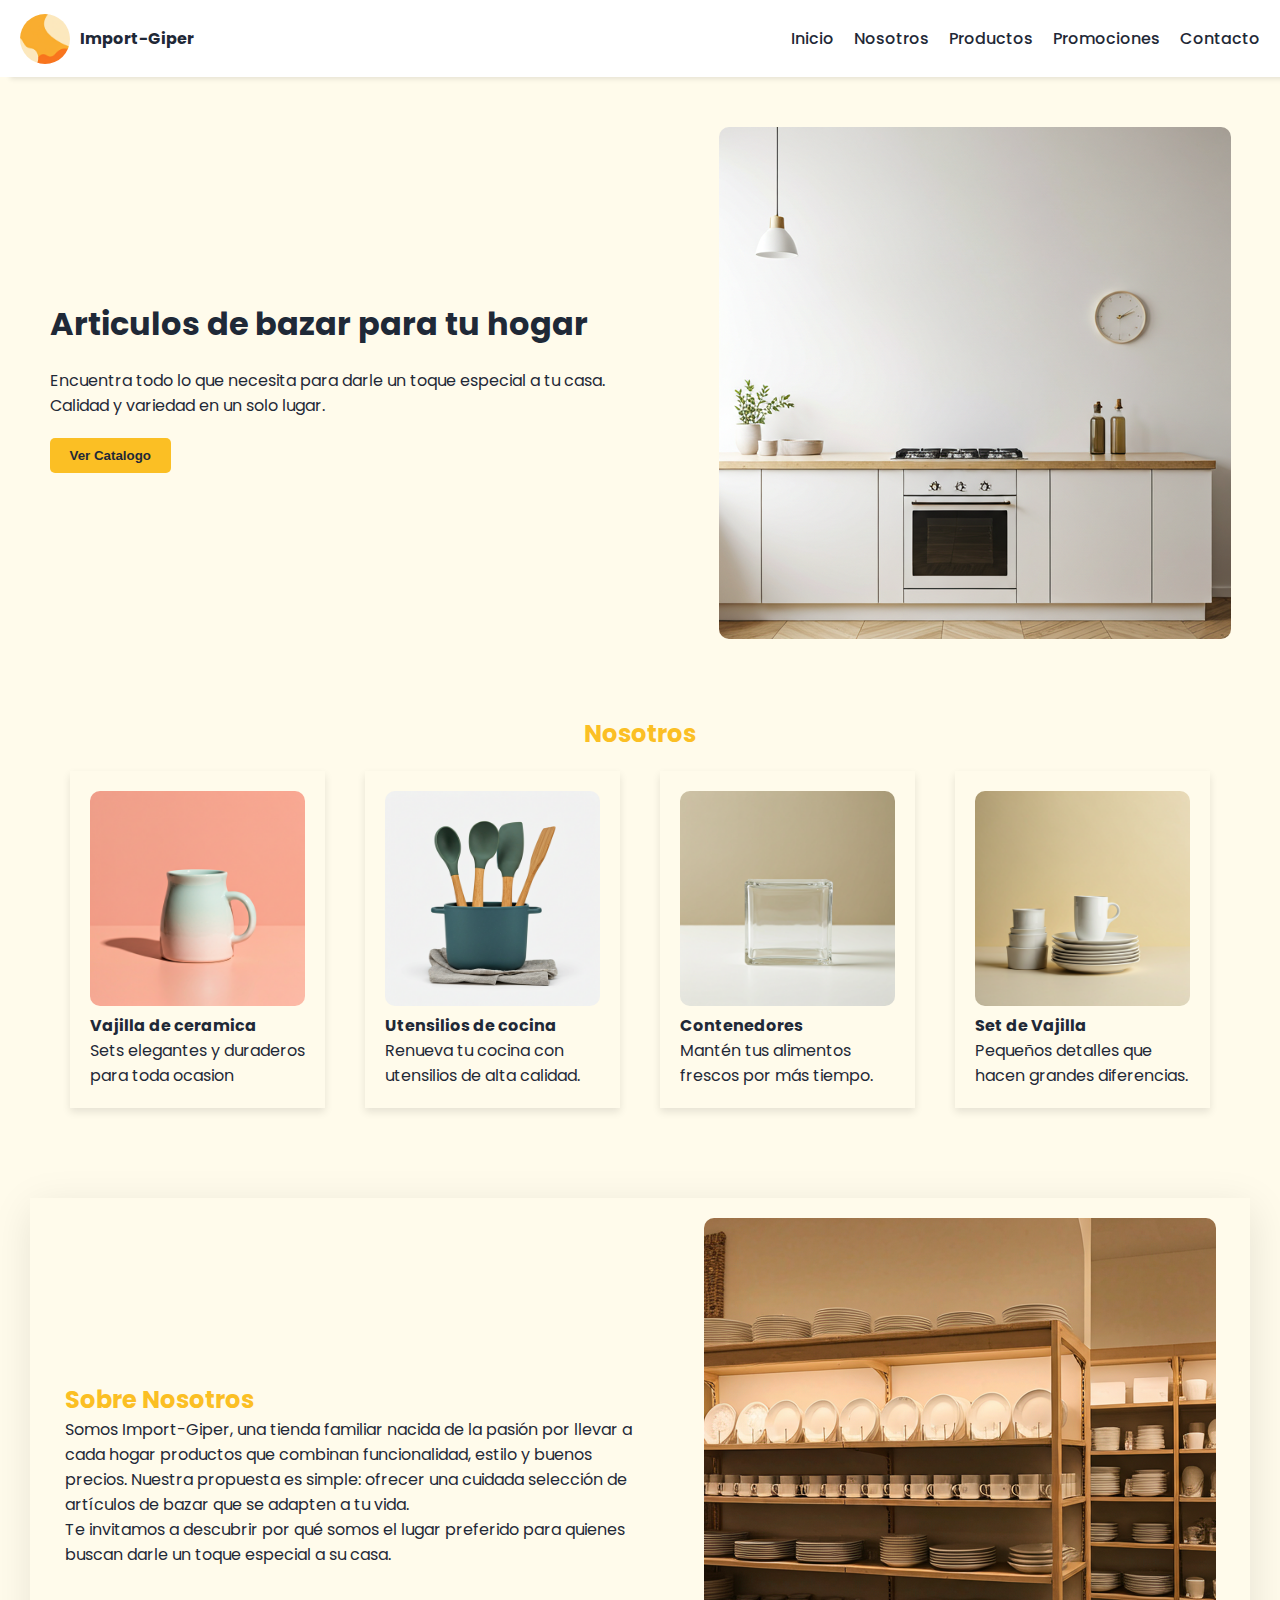
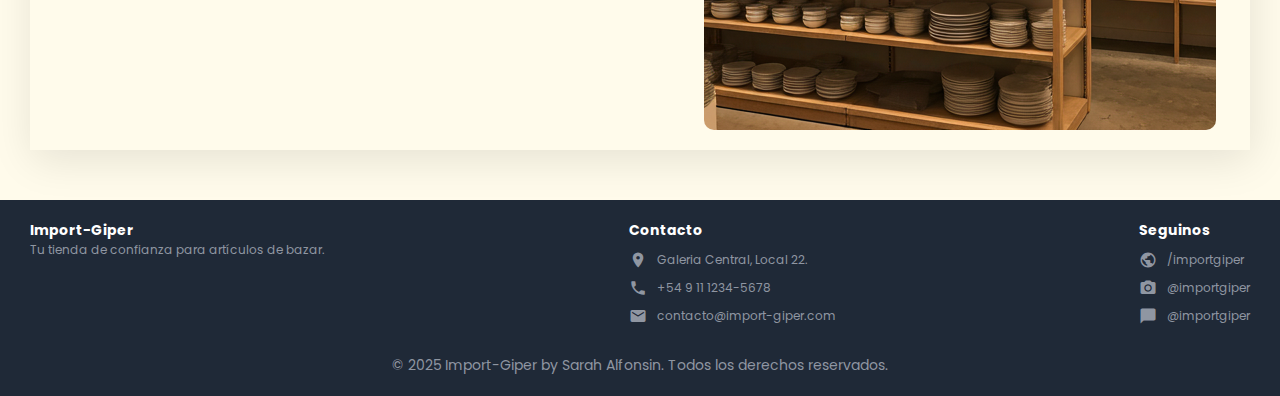
<file: index.html>
<!DOCTYPE html>
<html lang="en">

<head>
    <meta charset="UTF-8">
    <meta name="viewport" content="width=device-width, initial-scale=1.0">
    <title>ImportGiper</title>

    <link href="https://fonts.googleapis.com/css2?family=Poppins:wght@400;600;700&amp;display=swap" rel="stylesheet" />
    <link href="https://fonts.googleapis.com/icon?family=Material+Icons" rel="stylesheet" />
    <link rel="stylesheet" href="./index.css">

</head>

<body>
    <header class="header">
        <div class="logo-container">
            <img src="./images/Logo.png" alt="Logo" class="logo">
            <p>Import-Giper</p>
        </div>
        <nav>
            <ul class="nav-links">
                <li><a href="./index.html" class="link">Inicio</a></li>
                <li><a href="./sobre-nosotros.html" class="link">Nosotros</a></li>
                <li><a href="./productos.html" class="link">Productos</a></li>
                <li><a href="./promociones.html" class="link">Promociones</a></li>
                <li><a href="./contacto.html" class="link">Contacto</a></li>
            </ul>
        </nav>
        
    </header>
    <main>
        <section class="hero">
            <div class="hero-information">
                <h1>Articulos de bazar para tu hogar</h1>
                <p>Encuentra todo lo que necesita para darle un toque especial a tu casa. Calidad y variedad en un solo
                    lugar.</p>
                <button class="button"> <a href="./productos.html" class="button-catalog">Ver Catalogo</a></button>
            </div>
            <div>
                <img src="./images/hero-image.png" alt="Home Decor" class="hero-image">
            </div>
        </section>
        <section class="products">
            <h2 id="nosotros" class="product-title">Nosotros</h2>
            <div class="product-container">
                <div class="product">
                    <img src="./images/jarra.png" alt="Jarra" class="product-image">
                    <div class="product-info">
                        <p class="product-name">Vajilla de ceramica</p>
                        <p class="product-description">Sets elegantes y duraderos para toda ocasion</p>
                    </div>
                </div>
                <div class="product">
                    <img src="./images/utensillos.png" alt="Utensilios de Cocina" class="product-image">
                    <div class="product-info">
                        <p class="product-name">Utensilios de cocina</p>
                        <p class="product-description">Renueva tu cocina con utensilios de alta calidad.</p>
                    </div>
                </div>
                <div class="product">
                    <img src="./images/contenedor.png" alt="Contenedores" class="product-image">
                    <div class="product-info">
                        <p class="product-name">Contenedores</p>
                        <p class="product-description">Mantén tus alimentos frescos por más tiempo.</p>
                    </div>
                </div>
                <div class="product">
                    <img src="./images/set-vajilla.png" alt="Set de Vajilla" class="product-image">
                    <div class="product-info">
                        <p class="product-name">Set de Vajilla</p>
                        <p class="product-description">Pequeños detalles que hacen grandes diferencias.</p>
                    </div>
                </div>
            </div>
        </section>
        <section class="about">
            <div class="about-information">
                <h2 class="about-title">Sobre Nosotros</h2>
                <p>Somos Import-Giper, una tienda familiar nacida de la pasión por llevar a cada hogar productos que
                    combinan funcionalidad, estilo y buenos precios. Nuestra propuesta es simple: ofrecer una cuidada
                    selección de artículos de bazar que se adapten a tu vida.</p>
                <p>Te invitamos a descubrir por qué somos el lugar preferido para quienes buscan darle un toque especial
                    a su casa.</p>
            </div>
            <img src="./images/mueble-vajillas.png" alt="Muebles con vajillas" class="about-image">
        </section>
    </main>
    <footer class="footer">
        <div class="footer-sections">
            <div class="footer-information">
                <h3 class="footer-title">Import-Giper</h3>
                <p>Tu tienda de confianza para artículos de bazar.</p>
            </div>
            <div>
                <h3 class="footer-title">Contacto</h3>
                <div class="footer-contact">
                    <span class="material-icons">location_on</span>
                    <p>Galeria Central, Local 22.</p>
                </div>
                <div class="footer-contact">
                    <span class="material-icons">phone</span>
                    <p>+54 9 11 1234-5678</p>
                </div>
                <div class="footer-contact">
                    <span class="material-icons">email</span>
                    <p>contacto@import-giper.com</p>
                </div>
            </div>
            <div>
                <h3 class="footer-title">Seguinos</h3>
                <div class="footer-social-link">
                    <span class="material-icons">public</span>
                    <p>/importgiper</p>
                </div>
                <div class="footer-social-link">
                    <span class="material-icons">photo_camera</span>
                    <p>@importgiper</p>
                </div>
                <div class="footer-social-link">
                    <span class="material-icons">chat_bubble</span>
                    <p>@importgiper</p>
                </div>
            </div>
        </div>
        <p class="footer-copyright">&copy; 2025 Import-Giper by Sarah Alfonsin. Todos los derechos reservados.</p>
    </footer>
</body>

</html>
</file>
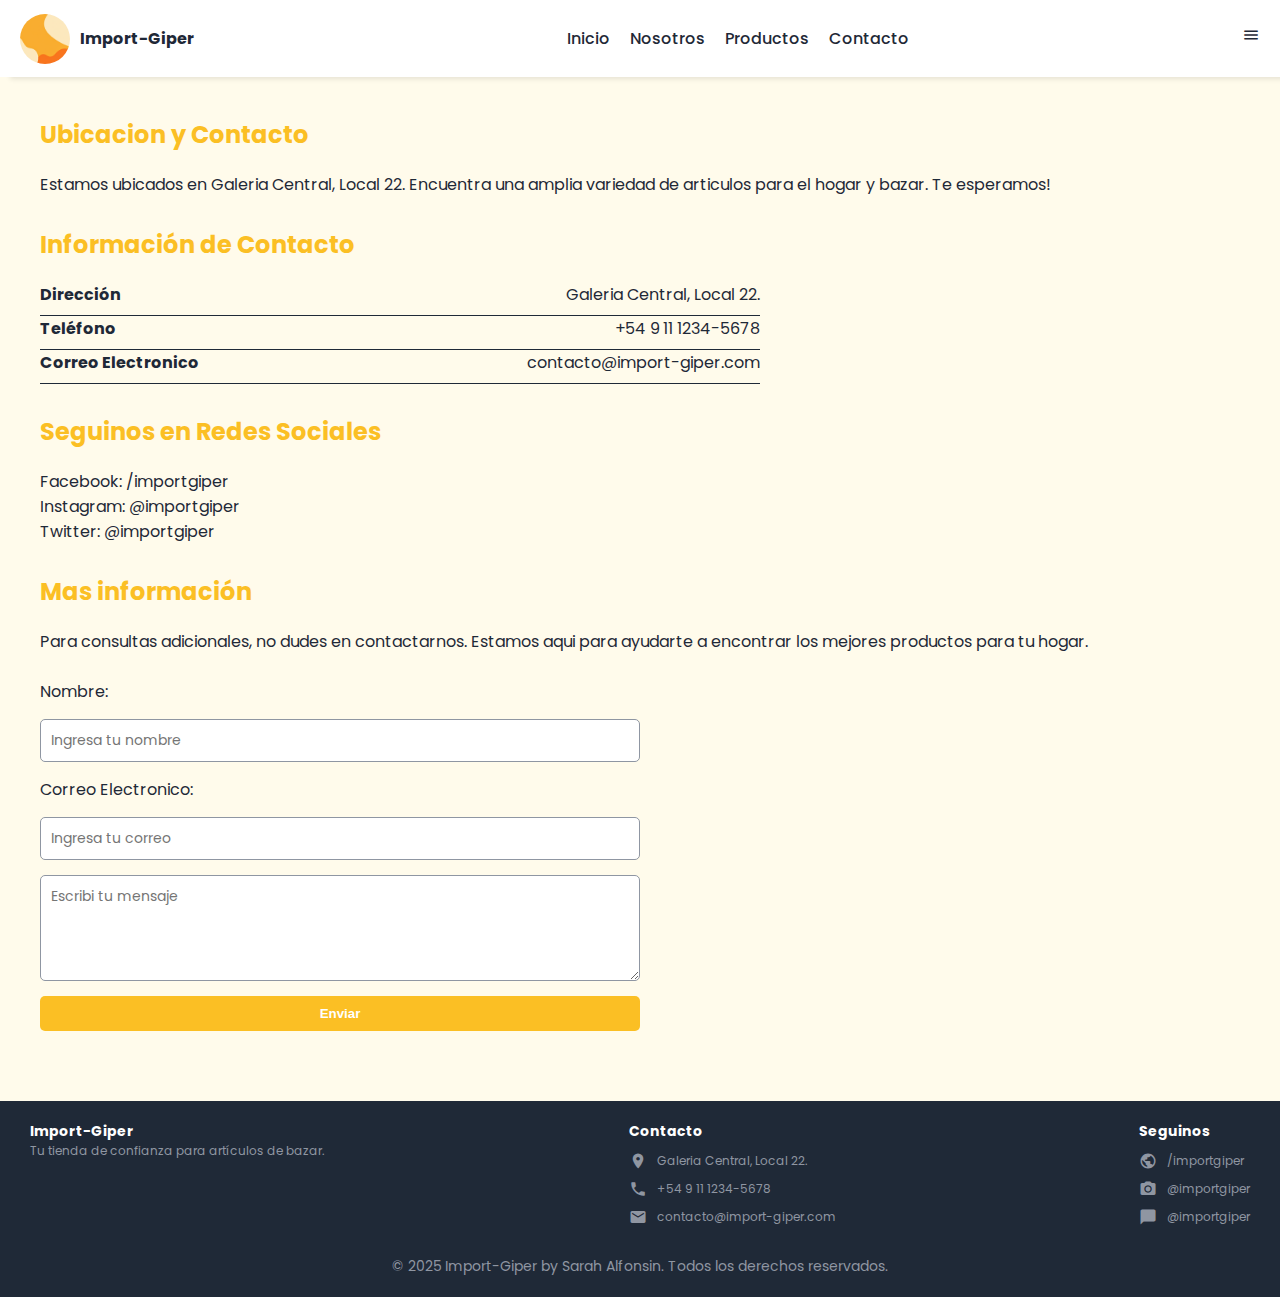
<file: contacto.html>
<!DOCTYPE html>
<html lang="en">

<head>
    <meta charset="UTF-8">
    <meta name="viewport" content="width=device-width, initial-scale=1.0">
    <title>ImportGiper</title>

    <link href="https://fonts.googleapis.com/css2?family=Poppins:wght@400;600;700&amp;display=swap" rel="stylesheet" />
    <link href="https://fonts.googleapis.com/icon?family=Material+Icons" rel="stylesheet" />
    <link rel="stylesheet" href="./index.css">

</head>

<body>
    <header class="header">
        <div class="logo-container">
            <img src="./images/Logo.png" alt="Logo" class="logo">
            <p>Import-Giper</p>
        </div>
        <nav>
            <ul class="nav-links">
                <li><a href="./index.html" class="link">Inicio</a></li>
                <li><a href="./sobre-nosotros.html" class="link">Nosotros</a></li>
                <li><a href="./productos.html" class="link">Productos</a></li>
                <li><a href="./contacto.html" class="link">Contacto</a></li>
            </ul>
        </nav>
        <div class="menu-toggle">
            <span class="material-icons">menu</span>
        </div>
    </header>
    <main class="contact-page">
        <section class="contact-page-section">
            <h2 class="contact-title"> Ubicacion y Contacto</h2>
            <p>Estamos ubicados en Galeria Central, Local 22. Encuentra una amplia variedad de articulos para el hogar y
                bazar. Te esperamos!</p>
        </section>
        <section class="contact-page-section">
            <h2 class="contact-title"> Información de Contacto</h2>
            <div class="contact-options">
                <p class="contact-option--title">Dirección</p>
                <p>Galeria Central, Local 22.</p>
            </div>
            <div class="contact-options">
                <p class="contact-option--title">Teléfono</p>
                <p>+54 9 11 1234-5678</p>
            </div>
            <div class="contact-options">
                <p class="contact-option--title">Correo Electronico</p>
                <p>contacto@import-giper.com</p>
            </div>
        </section>
        <section class="contact-page-section">
            <h2 class="contact-title">Seguinos en Redes Sociales</h2>
            <div>
                <p>Facebook: /importgiper</p>
            </div>
            <div>
                <p>Instagram: @importgiper</p>
            </div>
            <div>
                <p>Twitter: @importgiper</p>
            </div>
        </section>
        <section class="contact-page-section">
            <h2 class="contact-title"> Mas información</h2>
            <p>Para consultas adicionales, no dudes en contactarnos. Estamos aqui para ayudarte a encontrar los mejores
                productos para tu hogar.</p>
            <form class="contact-form">
                <label for="name" class="contact-label">Nombre:</label>
                <input type="text" id="name" name="name" placeholder="Ingresa tu nombre" required class="contact-input">

                <label for="email" class="contact-label">Correo Electronico:</label>
                <input type="email" id="email" name="email" placeholder="Ingresa tu correo" required
                    class="contact-input">
                <textarea id="message" name="message" rows="4" placeholder="Escribi tu mensaje" required
                    class="contact-textarea"></textarea>
                <button type="submit" class="button">Enviar</button>
            </form>
        </section>
    </main>
    <footer class="footer">
        <div class="footer-sections">
            <div class="footer-information">
                <h3 class="footer-title">Import-Giper</h3>
                <p>Tu tienda de confianza para artículos de bazar.</p>
            </div>
            <div>
                <h3 class="footer-title">Contacto</h3>
                <div class="footer-contact">
                    <span class="material-icons">location_on</span>
                    <p>Galeria Central, Local 22.</p>
                </div>
                <div class="footer-contact">
                    <span class="material-icons">phone</span>
                    <p>+54 9 11 1234-5678</p>
                </div>
                <div class="footer-contact">
                    <span class="material-icons">email</span>
                    <p>contacto@import-giper.com</p>
                </div>
            </div>
            <div>
                <h3 class="footer-title">Seguinos</h3>
                <div class="footer-social-link">
                    <span class="material-icons">public</span>
                    <p>/importgiper</p>
                </div>
                <div class="footer-social-link">
                    <span class="material-icons">photo_camera</span>
                    <p>@importgiper</p>
                </div>
                <div class="footer-social-link">
                    <span class="material-icons">chat_bubble</span>
                    <p>@importgiper</p>
                </div>
            </div>
        </div>
        <p class="footer-copyright">&copy; 2025 Import-Giper by Sarah Alfonsin. Todos los derechos reservados.</p>
    </footer>
</body>

</html>
</file>
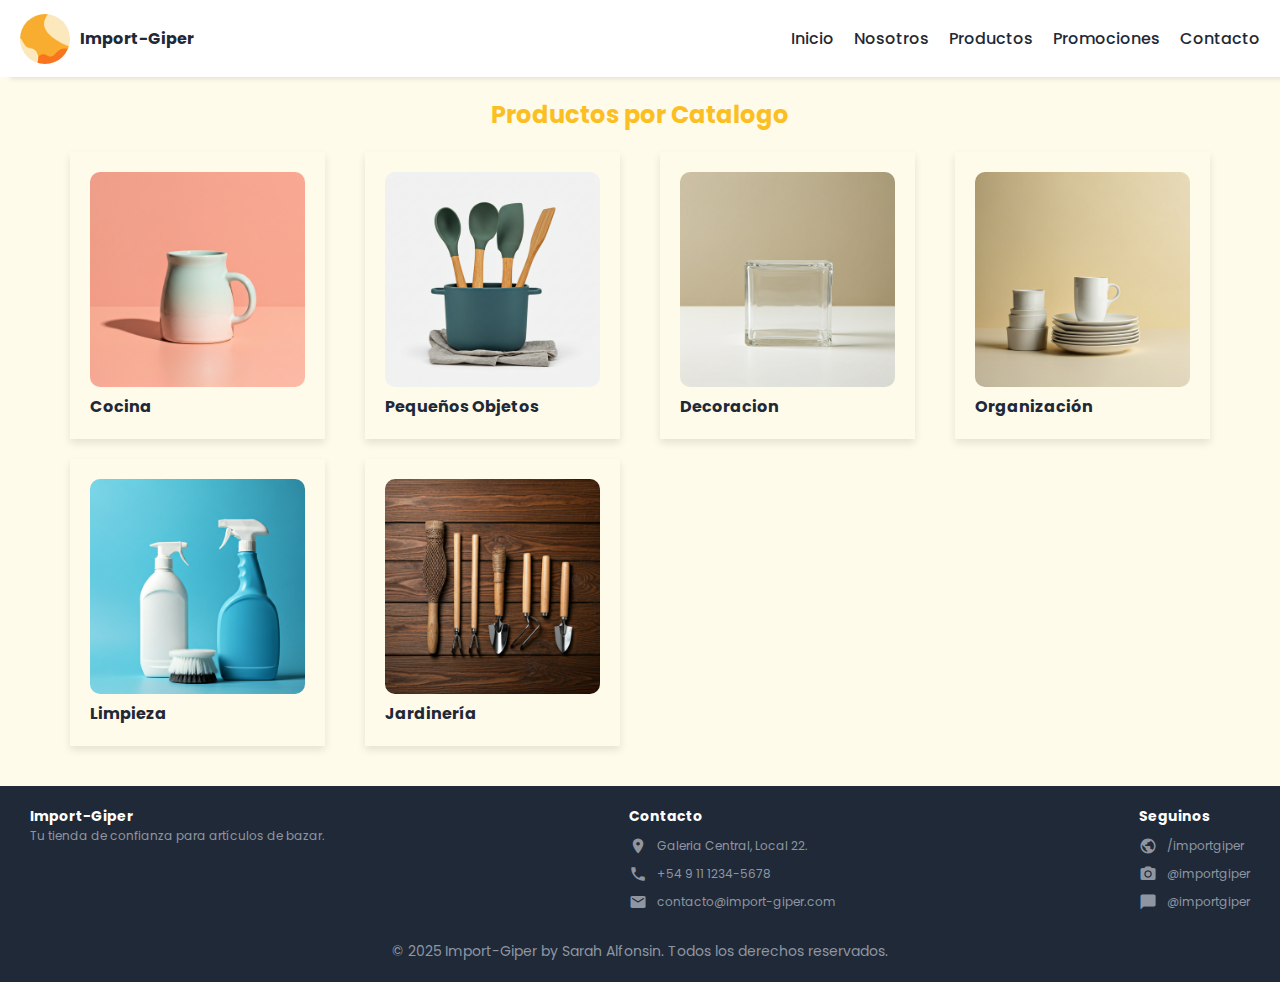
<file: productos.html>
<!DOCTYPE html>
<html lang="en">

<head>
    <meta charset="UTF-8">
    <meta name="viewport" content="width=device-width, initial-scale=1.0">
    <title>ImportGiper</title>

    <link href="https://fonts.googleapis.com/css2?family=Poppins:wght@400;600;700&amp;display=swap" rel="stylesheet" />
    <link href="https://fonts.googleapis.com/icon?family=Material+Icons" rel="stylesheet" />
    <link rel="stylesheet" href="./index.css">

</head>

<body>
    <header class="header">
        <div class="logo-container">
            <img src="./images/Logo.png" alt="Logo" class="logo">
            <p>Import-Giper</p>
        </div>
        <nav>
            <ul class="nav-links">
    <ul class="nav-links">
                <li><a href="./index.html" class="link">Inicio</a></li>
                <li><a href="./sobre-nosotros.html" class="link">Nosotros</a></li>
                <li><a href="./productos.html" class="link">Productos</a></li>
                <li><a href="./promociones.html" class="link active">Promociones</a></li>
                <li><a href="./contacto.html" class="link">Contacto</a></li>
            </ul>
        </nav>
    </header>
    <main>
        <section class="products">
            <h2 id="nosotros" class="product-title">Productos por Catalogo</h2>
            <div class="product-container">
                <div class="product">
                    <img src="./images/jarra.png" alt="Jarra" class="product-image">
                    <div class="product-info">
                        <p class="product-name">Cocina</p>
                    </div>
                </div>
                <div class="product">
                    <img src="./images/utensillos.png" alt="Utensilios de Cocina" class="product-image">
                    <div class="product-info">
                        <p class="product-name"> Pequeños Objetos</p>
                    </div>
                </div>
                <div class="product">
                    <img src="./images/contenedor.png" alt="Contenedores" class="product-image">
                    <div class="product-info">
                        <p class="product-name">Decoracion</p>
                    </div>
                </div>
                <div class="product">
                    <img src="./images/set-vajilla.png" alt="Set de Vajilla" class="product-image">
                    <div class="product-info">
                        <p class="product-name">Organización</p>
                    </div>
                </div>
                <div class="product">
                    <img src="./images/limpieza.png" alt="Set de Limpieza" class="product-image">
                    <div class="product-info">
                        <p class="product-name">Limpieza </p>
                    </div>
                </div>
                <div class="product">
                    <img src="./images/jardineria.png" alt="Set de Jardinería" class="product-image">
                    <div class="product-info">
                        <p class="product-name">Jardinería</p>
                    </div>
                </div>
            </div>
        </section>
    </main>
    <footer class="footer">
        <div class="footer-sections">
            <div class="footer-information">
                <h3 class="footer-title">Import-Giper</h3>
                <p>Tu tienda de confianza para artículos de bazar.</p>
            </div>
            <div>
                <h3 class="footer-title">Contacto</h3>
                <div class="footer-contact">
                    <span class="material-icons">location_on</span>
                    <p>Galeria Central, Local 22.</p>
                </div>
                <div class="footer-contact">
                    <span class="material-icons">phone</span>
                    <p>+54 9 11 1234-5678</p>
                </div>
                <div class="footer-contact">
                    <span class="material-icons">email</span>
                    <p>contacto@import-giper.com</p>
                </div>
            </div>
            <div>
                <h3 class="footer-title">Seguinos</h3>
                <div class="footer-social-link">
                    <span class="material-icons">public</span>
                    <p>/importgiper</p>
                </div>
                <div class="footer-social-link">
                    <span class="material-icons">photo_camera</span>
                    <p>@importgiper</p>
                </div>
                <div class="footer-social-link">
                    <span class="material-icons">chat_bubble</span>
                    <p>@importgiper</p>
                </div>
            </div>
        </div>
        <p class="footer-copyright">&copy; 2025 Import-Giper by Sarah Alfonsin. Todos los derechos reservados.</p>
    </footer>
</body>

</html>
</file>
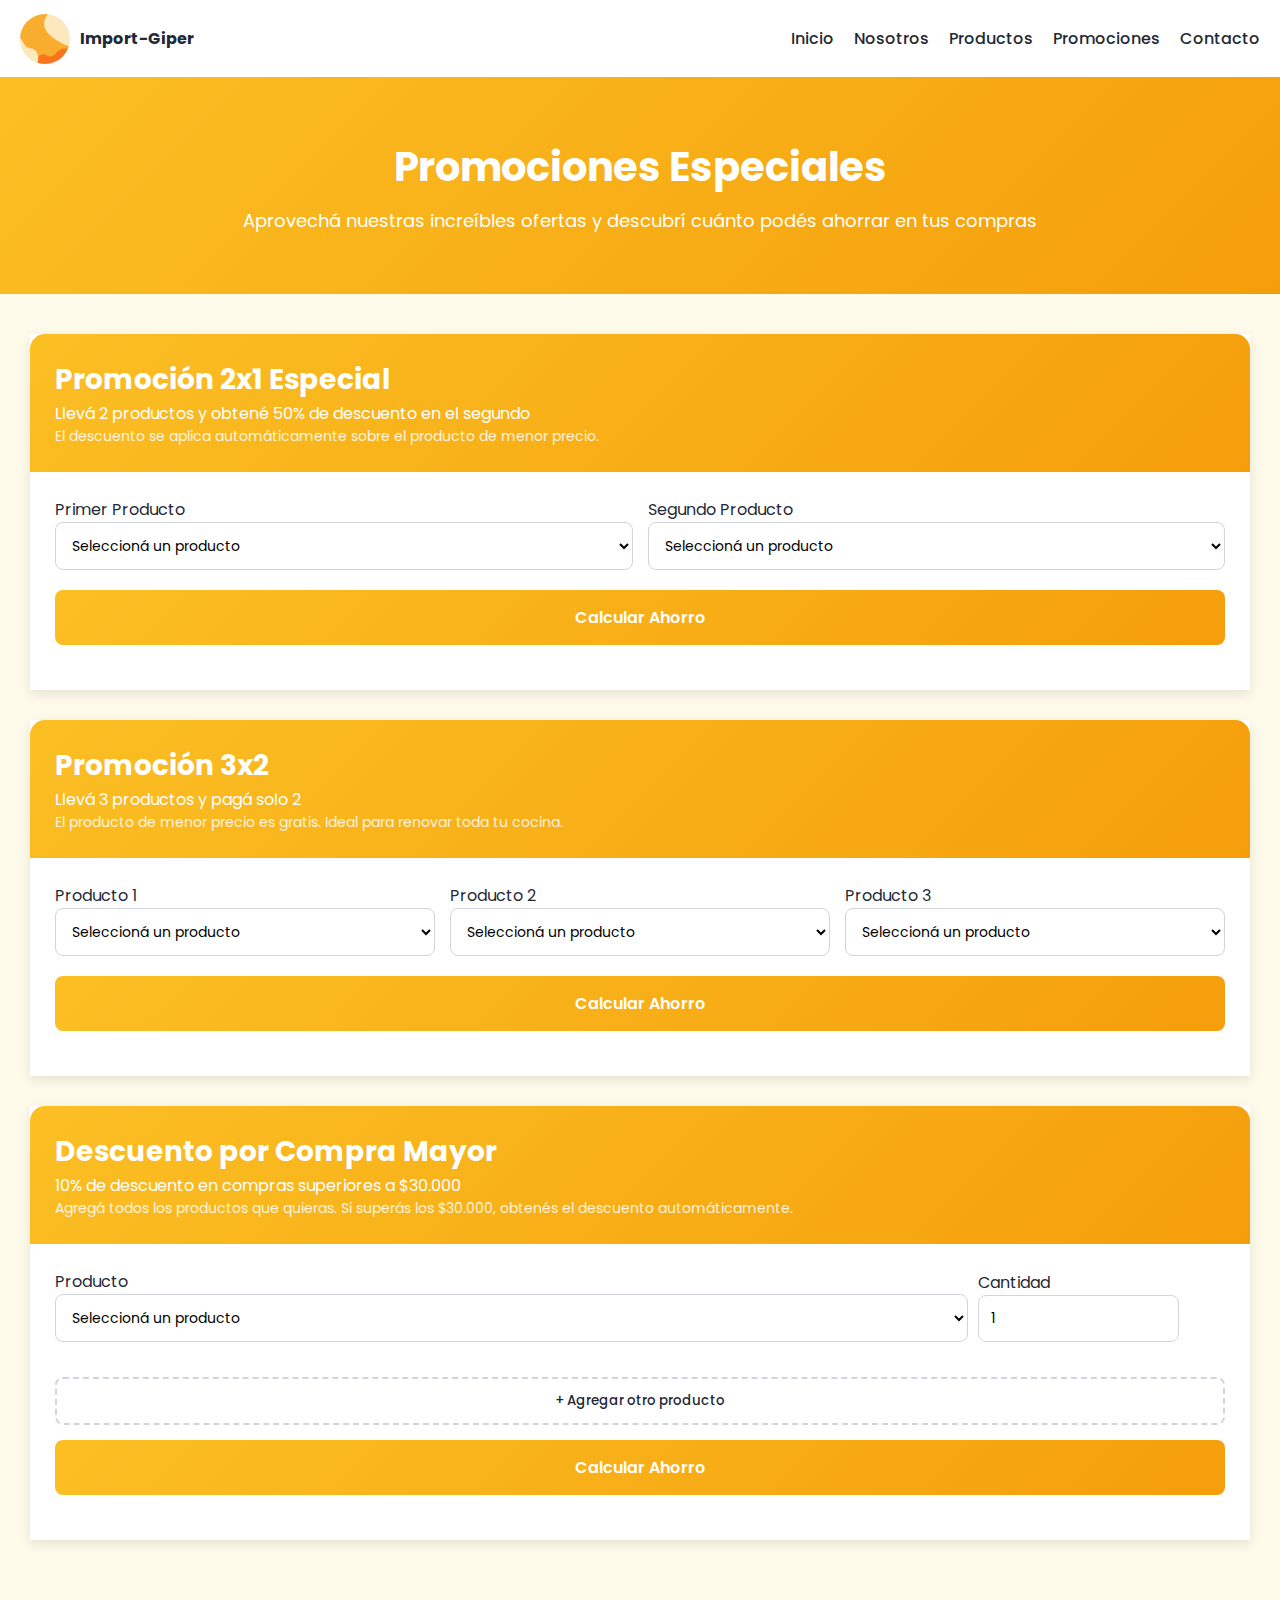
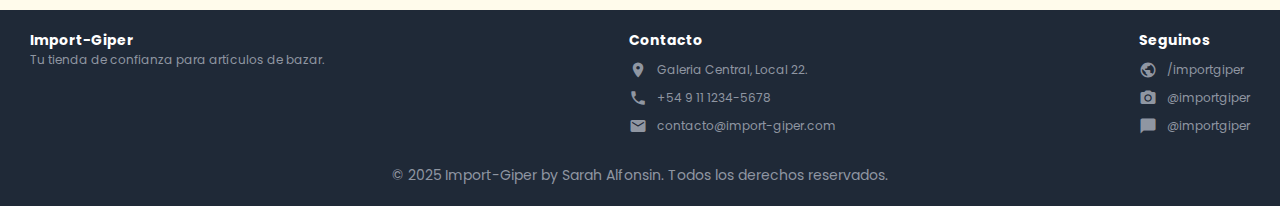
<file: promociones.html>
<!DOCTYPE html>
<html lang="es">


<head>
    <meta charset="UTF-8">
    <meta name="viewport" content="width=device-width, initial-scale=1.0">
    <title>ImportGiper</title>

    <link href="https://fonts.googleapis.com/css2?family=Poppins:wght@400;600;700&amp;display=swap" rel="stylesheet" />
    <link href="https://fonts.googleapis.com/icon?family=Material+Icons" rel="stylesheet" />
    <link rel="stylesheet" href="./index.css">

</head>

<body>
    <header class="header">
        <div class="logo-container">
            <img src="./images/Logo.png" alt="Logo" class="logo">
            <p>Import-Giper</p>
        </div>
        <nav>
            <ul class="nav-links">
                <li><a href="./index.html" class="link">Inicio</a></li>
                <li><a href="./sobre-nosotros.html" class="link">Nosotros</a></li>
                <li><a href="./productos.html" class="link">Productos</a></li>
                <li><a href="./promociones.html" class="link active">Promociones</a></li>
                <li><a href="./contacto.html" class="link">Contacto</a></li>
            </ul>
        </nav>
    </header>

    <main>
        <section class="promociones-hero">
            <h1>Promociones Especiales</h1>
            <p>Aprovechá nuestras increíbles ofertas y descubrí cuánto podés ahorrar en tus compras</p>
        </section>
        <div class="promociones-container">
            <div class="promo-card">
                <div class="promo-header promo-1">
                    <h2>Promoción 2x1 Especial</h2>
                    <p>Llevá 2 productos y obtené 50% de descuento en el segundo</p>
                    <p class="promo-description">El descuento se aplica automáticamente sobre el producto de menor
                        precio.</p>
                </div>
                <div class="promo-body">
                    <form id="promo1Form">
                        <div class="form-row">
                            <div class="form-group">
                                <label for="promo1-product1">Primer Producto</label>
                                <select id="promo1-product1" class="promo-select" required>
                                    <option value="">Seleccioná un producto</option>
                                </select>
                            </div>
                            <div class="form-group">
                                <label for="promo1-product2">Segundo Producto</label>
                                <select id="promo1-product2" class="promo-select" required>
                                    <option value="">Seleccioná un producto</option>
                                </select>
                            </div>
                        </div>
                        <button type="submit" class="promo-button promo-1">Calcular Ahorro</button>
                    </form>
                    <div id="promo1Result" class="result-box">
                        <div class="result-row">
                            <span class="result-label">Total sin descuento:</span>
                            <span class="result-value" id="promo1-total">$0</span>
                        </div>
                        <div class="result-row">
                            <span class="result-label">Descuento aplicado (50%):</span>
                            <span class="result-value result-discount" id="promo1-discount">-$0</span>
                        </div>
                        <div class="result-row">
                            <span class="result-label">Total a pagar:</span>
                            <span class="result-value result-total" id="promo1-final">$0</span>
                        </div>
                        <div class="savings-badge" id="promo1-savings">
                            Ahorrás $0!
                        </div>
                    </div>
                </div>
            </div>

            <div class="promo-card">
                <div class="promo-header promo-2">
                    <h2>Promoción 3x2</h2>
                    <p>Llevá 3 productos y pagá solo 2</p>
                    <p class="promo-description">El producto de menor precio es gratis. Ideal para renovar toda tu
                        cocina.</p>
                </div>
                <div class="promo-body">
                    <form id="promo2Form">
                        <div class="form-row-3">
                            <div class="form-group">
                                <label for="promo2-product1">Producto 1</label>
                                <select id="promo2-product1" class="promo-select" required>
                                    <option value="">Seleccioná un producto</option>
                                </select>
                            </div>
                            <div class="form-group">
                                <label for="promo2-product2">Producto 2</label>
                                <select id="promo2-product2" class="promo-select" required>
                                    <option value="">Seleccioná un producto</option>
                                </select>
                            </div>
                            <div class="form-group">
                                <label for="promo2-product3">Producto 3</label>
                                <select id="promo2-product3" class="promo-select" required>
                                    <option value="">Seleccioná un producto</option>
                                </select>
                            </div>
                        </div>
                        <button type="submit" class="promo-button promo-2">Calcular Ahorro</button>
                    </form>
                    <div id="promo2Result" class="result-box">
                        <div class="result-row">
                            <span class="result-label">Total sin descuento:</span>
                            <span class="result-value" id="promo2-total">$0</span>
                        </div>
                        <div class="result-row">
                            <span class="result-label">Descuento aplicado (producto gratis):</span>
                            <span class="result-value result-discount" id="promo2-discount">-$0</span>
                        </div>
                        <div class="result-row">
                            <span class="result-label">Total a pagar:</span>
                            <span class="result-value result-total" id="promo2-final">$0</span>
                        </div>
                        <div class="savings-badge" id="promo2-savings">
                            ¡Ahorrás $0!
                        </div>
                    </div>
                </div>
            </div>

            <div class="promo-card">
                <div class="promo-header promo-3">
                    <h2>Descuento por Compra Mayor</h2>
                    <p>10% de descuento en compras superiores a $30.000</p>
                    <p class="promo-description">Agregá todos los productos que quieras. Si superás los $30.000, obtenés
                        el descuento automáticamente.</p>
                </div>
                <div class="promo-body">
                    <form id="promo3Form">
                        <div id="promo3ItemsContainer" class="dynamic-items-container">
                            <!-- Los items se agregan dinámicamente con JavaScript -->
                        </div>
                        <button type="button" class="add-item-button" id="addItemBtn">
                            + Agregar otro producto
                        </button>
                        <button type="submit" class="promo-button promo-3">Calcular Ahorro</button>
                    </form>
                    <div id="promo3Result" class="result-box">
                        <div class="result-row">
                            <span class="result-label">Total sin descuento:</span>
                            <span class="result-value" id="promo3-total">$0</span>
                        </div>
                        <div class="result-row">
                            <span class="result-label">Descuento aplicado (10%):</span>
                            <span class="result-value result-discount" id="promo3-discount">-$0</span>
                        </div>
                        <div class="result-row">
                            <span class="result-label">Total a pagar:</span>
                            <span class="result-value result-total" id="promo3-final">$0</span>
                        </div>
                        <div class="savings-badge" id="promo3-savings">
                            ¡Ahorrás $0!
                        </div>
                    </div>
                </div>
            </div>
        </div>
        <div id="promo3ItemTemplate" class="item-row" style="display: none;">
            <div class="form-group">
                <label>Producto</label>
                <select class="promo-select promo3-product" required>
                    <option value="">Seleccioná un producto</option>
                </select>
            </div>
            <div class="form-group quantity-input">
                <label>Cantidad</label>
                <input type="number" class="promo-input promo3-quantity" min="1" value="1" required>
            </div>
        </div>

    </main>

    <footer class="footer">
        <div class="footer-sections">
            <div class="footer-information">
                <h3 class="footer-title">Import-Giper</h3>
                <p>Tu tienda de confianza para artículos de bazar.</p>
            </div>
            <div>
                <h3 class="footer-title">Contacto</h3>
                <div class="footer-contact">
                    <span class="material-icons">location_on</span>
                    <p>Galeria Central, Local 22.</p>
                </div>
                <div class="footer-contact">
                    <span class="material-icons">phone</span>
                    <p>+54 9 11 1234-5678</p>
                </div>
                <div class="footer-contact">
                    <span class="material-icons">email</span>
                    <p>contacto@import-giper.com</p>
                </div>
            </div>
            <div>
                <h3 class="footer-title">Seguinos</h3>
                <div class="footer-social-link">
                    <span class="material-icons">public</span>
                    <p>/importgiper</p>
                </div>
                <div class="footer-social-link">
                    <span class="material-icons">photo_camera</span>
                    <p>@importgiper</p>
                </div>
                <div class="footer-social-link">
                    <span class="material-icons">chat_bubble</span>
                    <p>@importgiper</p>
                </div>
            </div>
        </div>
        <p class="footer-copyright">&copy; 2025 Import-Giper by Sarah Alfonsin. Todos los derechos reservados.</p>
    </footer>

    <script src="./promociones.js"></script>
</body>

</html>
</file>
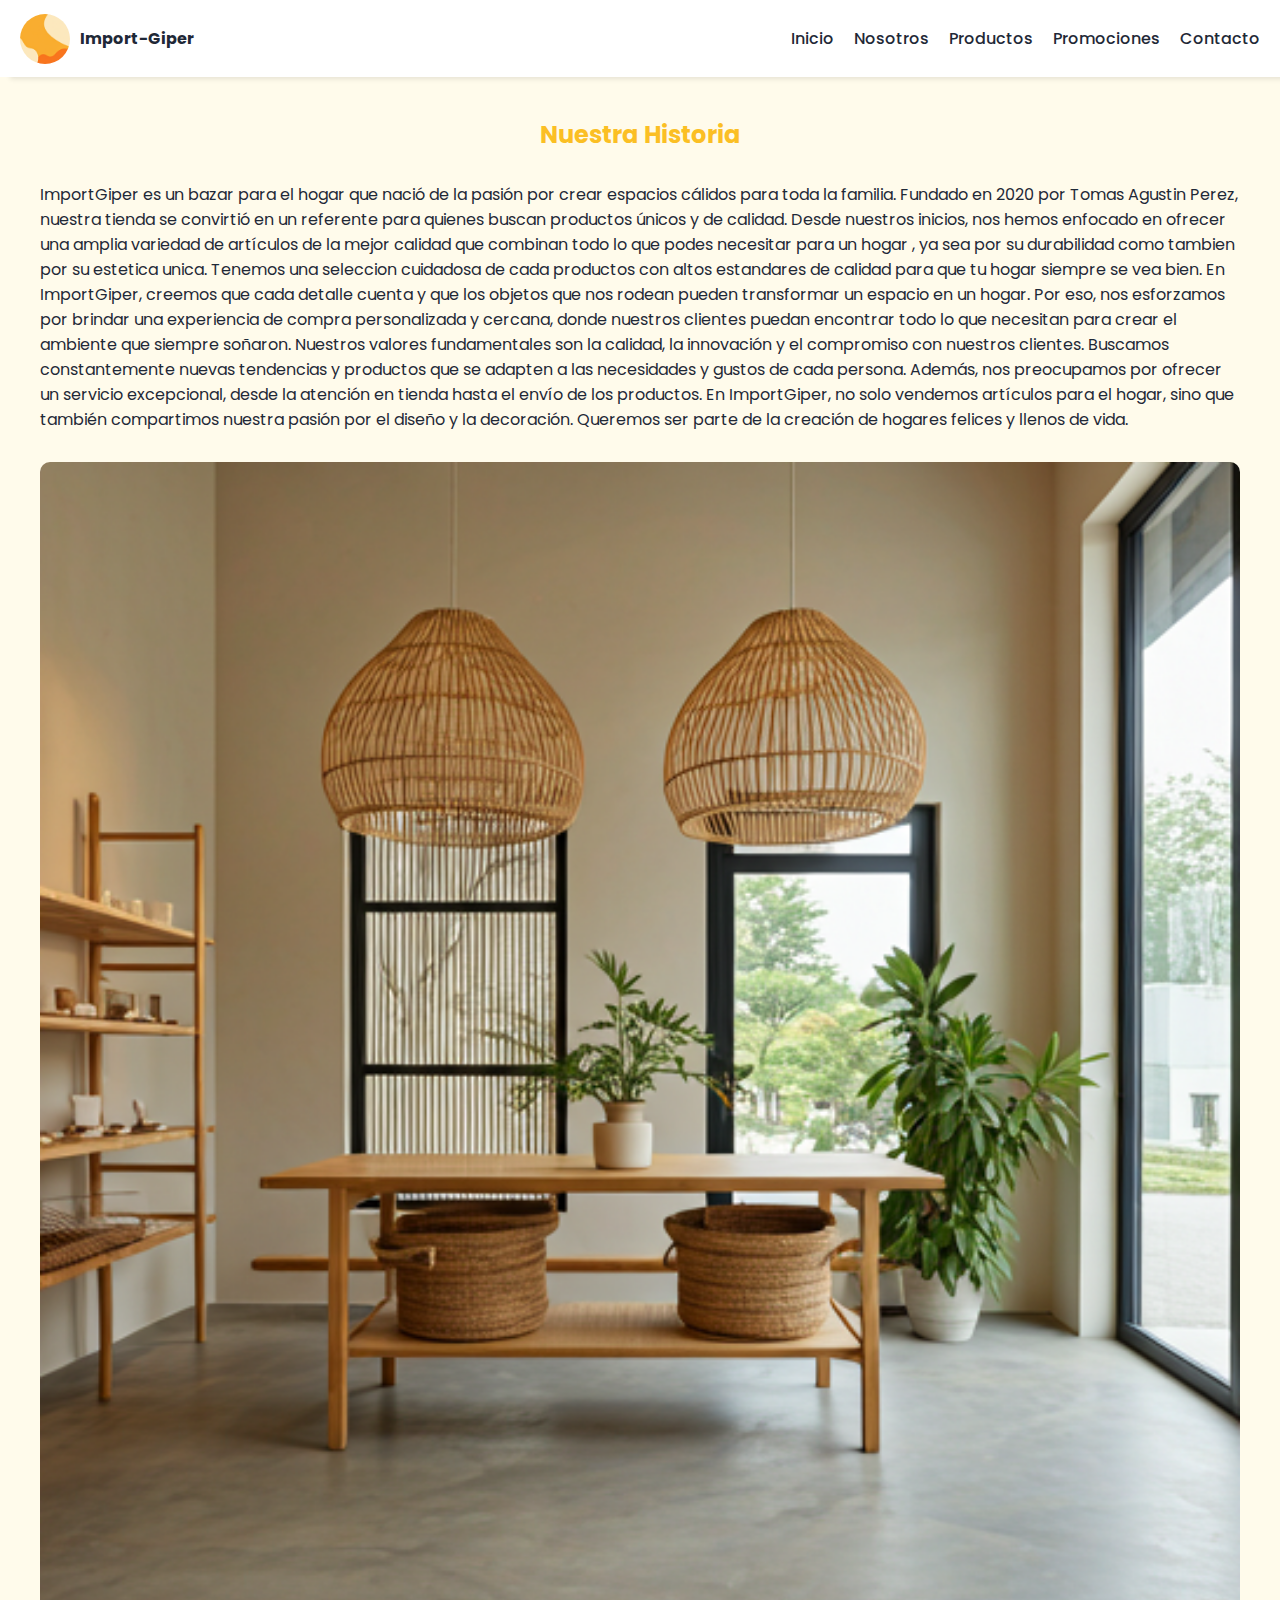
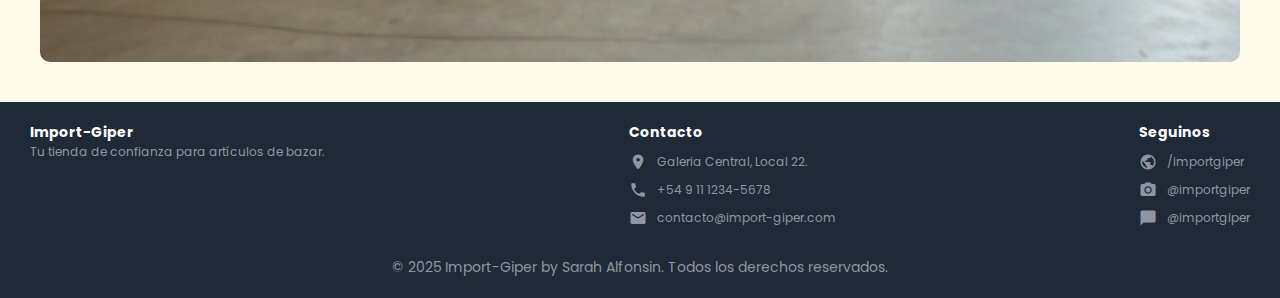
<file: sobre-nosotros.html>
<!DOCTYPE html>
<html lang="en">

<head>
    <meta charset="UTF-8">
    <meta name="viewport" content="width=device-width, initial-scale=1.0">
    <title>ImportGiper</title>

    <link href="https://fonts.googleapis.com/css2?family=Poppins:wght@400;600;700&amp;display=swap" rel="stylesheet" />
    <link href="https://fonts.googleapis.com/icon?family=Material+Icons" rel="stylesheet" />
    <link rel="stylesheet" href="./index.css">

</head>

<body>
    <header class="header">
        <div class="logo-container">
            <img src="./images/Logo.png" alt="Logo" class="logo">
            <p>Import-Giper</p>
        </div>
        <nav>
               <ul class="nav-links">
                <li><a href="./index.html" class="link">Inicio</a></li>
                <li><a href="./sobre-nosotros.html" class="link">Nosotros</a></li>
                <li><a href="./productos.html" class="link">Productos</a></li>
                <li><a href="./promociones.html" class="link active">Promociones</a></li>
                <li><a href="./contacto.html" class="link">Contacto</a></li>
            </ul>
        </nav>
        
    </header>
    <main>
        <section class="about-page-section">
            <h2 class="about-title">Nuestra Historia</h2>
            <p>ImportGiper es un bazar para el hogar que nació de la pasión por crear espacios cálidos para toda la
                familia. Fundado en 2020 por Tomas Agustin Perez, nuestra tienda se convirtió en un referente para
                quienes buscan productos únicos y de calidad. Desde nuestros inicios, nos hemos enfocado en ofrecer una
                amplia variedad de artículos de la mejor calidad que combinan todo lo que podes necesitar para un hogar
                , ya sea por su durabilidad como tambien por su estetica unica. Tenemos una seleccion cuidadosa de cada
                productos con altos estandares de calidad para que tu hogar siempre se vea bien. En ImportGiper, creemos
                que cada detalle cuenta y que los
                objetos que nos rodean pueden transformar un espacio en un hogar. Por eso, nos esforzamos por brindar
                una experiencia de compra personalizada y cercana, donde
                nuestros clientes puedan encontrar todo lo que necesitan para
                crear el ambiente que siempre soñaron. Nuestros valores fundamentales son la calidad, la innovación y el
                compromiso con nuestros clientes. Buscamos constantemente
                nuevas tendencias y productos que se adapten a las necesidades y gustos de cada persona. Además, nos
                preocupamos por ofrecer un servicio excepcional, desde la
                atención en tienda hasta el envío de los productos. En ImportGiper, no solo vendemos artículos para el
                hogar, sino que también compartimos nuestra pasión por el
                diseño y la decoración. Queremos ser parte de la creación de hogares felices y llenos de vida.</p>
            <img src="./images/sobre-nosotros.png" alt="Nuestra Historia" class="about-image about-page-image">
        </section>
    </main>
    <footer class="footer">
        <div class="footer-sections">
            <div class="footer-information">
                <h3 class="footer-title">Import-Giper</h3>
                <p>Tu tienda de confianza para artículos de bazar.</p>
            </div>
            <div>
                <h3 class="footer-title">Contacto</h3>
                <div class="footer-contact">
                    <span class="material-icons">location_on</span>
                    <p>Galeria Central, Local 22.</p>
                </div>
                <div class="footer-contact">
                    <span class="material-icons">phone</span>
                    <p>+54 9 11 1234-5678</p>
                </div>
                <div class="footer-contact">
                    <span class="material-icons">email</span>
                    <p>contacto@import-giper.com</p>
                </div>
            </div>
            <div>
                <h3 class="footer-title">Seguinos</h3>
                <div class="footer-social-link">
                    <span class="material-icons">public</span>
                    <p>/importgiper</p>
                </div>
                <div class="footer-social-link">
                    <span class="material-icons">photo_camera</span>
                    <p>@importgiper</p>
                </div>
                <div class="footer-social-link">
                    <span class="material-icons">chat_bubble</span>
                    <p>@importgiper</p>
                </div>
            </div>
        </div>
        <p class="footer-copyright">&copy; 2025 Import-Giper by Sarah Alfonsin. Todos los derechos reservados.</p>
    </footer>
</body>

</html>
</file>
<file: index.css>
:root {
    --primary-color: #fffbeb;
    --secondary-color: #1f2937;
    --tertiary-color: #fbbf24;
    --font-family: 'Poppins', sans-serif;
    --white-color: white;
    --text-color: #1f2937;
    --text-secondary-color: #8f96a2;
}

p,
h1,
h2,
h3,
h4,
h5,
h6 {
    margin: 0;
}

body {
    font-family: var(--font-family);
    margin: 0;
    padding: 0;
    background-color: var(--primary-color);
    color: var(--text-color);
}

.header {
    background-color: var(--white-color);
    display: flex;
    justify-content: space-between;
    align-items: center;
    padding: 10px 20px;
    box-shadow: 10px 2px 5px rgba(0, 0, 0, 0.1);
}

.logo-container {
    display: flex;
    align-items: center;
    gap: 10px;
    font-weight: bold;
}

.logo {
    height: 50px;
    border-radius: 50%;
}

.nav-links {
    list-style: none;
    display: flex;
    gap: 20px;
}


.link {
    text-decoration: none;
    color: var(--text-color);
    font-weight: 500;
}

.hero {
    display: flex;
    justify-content: space-around;
    align-items: center;
    gap: 20px;
    padding: 50px 30px;
}

.hero-information {
    display: flex;
    flex-direction: column;
    align-items: flex-start;
    gap: 20px;
    max-width: 50%;
}

.hero-image {
    width: 100%;
    border-radius: 10px;
}

.button {
    background-color: var(--tertiary-color);
    color: var(--white-color);
    border: none;
    padding: 10px 20px;
    border-radius: 5px;
    cursor: pointer;
    font-weight: bold;
}
.button-catalog {
    color: var(--text-color);
    text-decoration: none;
}

.product-title {
    text-align: center;
    color: var(--tertiary-color);
}

.product-container {
    display: grid;
    grid-template-columns: repeat(4, 22%);
    padding: 20px 30px;
    gap: 20px;
    justify-content: space-around;
}

.product {
    padding: 20px;
    box-shadow: 0 4px 8px rgba(0, 0, 0, 0.1);
}

.product-image {
    width: 100%;
    border-radius: 10px;
}

.product-name {
    font-weight: bold;
}

.about {
    display: flex;
    justify-content: space-around;
    align-items: center;
    gap: 20px;
    padding: 20px;
    margin: 50px 30px;
    box-shadow: 2px 10px 40px rgba(0, 0, 0, 0.1);
}

.about-information {
    max-width: 50%;
}

.about-title {
    color: var(--tertiary-color);
}

.about-image {
    max-width: 45%;
    border-radius: 10px;
}

.footer {
    background-color: var(--secondary-color);
    color: var(--text-secondary-color);
    padding: 20px 30px;
    font-size: 12px;
}

.footer-sections {
    display: flex;
    justify-content: space-between;
    gap: 90px;
    margin-bottom: 20px;
}

.footer-title {
    color: var(--white-color);
    font-size: 14px;
}

.footer-information {
    max-width: 30%;
}

.footer-contact,
.footer-social-link {
    display: flex;
    align-items: center;
    gap: 10px;
    margin: 10px 0;
}

.material-icons {
    font-size: 18px;
}

.footer-copyright {
    text-align: center;
    font-size: 14px;
    color: var(--text-secondary-color);
}

/* PAGE ABOUT */
.about-page-section {
    padding: 40px 40px;
    display: flex;
    flex-direction: column;
    gap: 30px;
    align-items: center;
}

.about-page-image {
    width: 100%;
    max-width: 100%;
}

/* PAGE PRODUCTS */
.products {
    padding: 20px 30px;
}

/* Page contact */
.contact-page {
    padding: 40px 40px;
}

.contact-page-section {
    margin-bottom: 30px;
}

.contact-title {
    color: var(--tertiary-color);
    margin-bottom: 20px;
}

.contact-options {
    display: flex;
    border-bottom: 0.4px solid;
    width: 60%;
    padding-bottom: 8px;
    justify-content: space-between;
}

.contact-form {
    display: flex;
    padding-top: 25px;
    flex-direction: column;
    gap: 15px;
    max-width: 600px;

}

.contact-input,
.contact-textarea {
    padding: 10px;
    border: 1px solid var(--text-secondary-color);
    border-radius: 5px;
    font-family: var(--font-family);
    font-size: 14px;
}

.contact-option--title {
    font-weight: bold;

}

.promociones-hero {
    background: linear-gradient(135deg, var(--tertiary-color) 0%, #f59e0b 100%);
    padding: 60px 30px;
    text-align: center;
    color: var(--white-color);
}

.promociones-hero h1 {
    font-size: 40px;
    margin-bottom: 10px;
}

.promociones-hero p {
    font-size: 18px;
}

.promociones-container {
    padding: 40px 30px;
}

.promo-card {
    background-color: var(--white-color);
    box-shadow: 0 4px 12px rgba(0, 0, 0, 0.1);
    margin-bottom: 30px;
}

.promo-header {
    padding: 25px;
    color: var(--white-color);
    background: linear-gradient(135deg, var(--tertiary-color), #f59e0b);
    border-radius: 15px 15px 0px 0px;
}
.promo-header h2 {
    font-size: 28px;
}


.promo-description {
    font-size: 14px;
    opacity: 0.85;
}

.promo-body {
    padding: 25px;
}

.form-group {
    margin-bottom: 20px;
}

.form-row {
    display: grid;
    grid-template-columns: 1fr 1fr;
    gap: 15px;
}

.form-row-3 {
    display: grid;
    grid-template-columns: 1fr 1fr 1fr;
    gap: 15px;
}

.promo-select,
.promo-input {
    width: 100%;
    padding: 12px;
    border: 1px solid #d1d5db;
    border-radius: 8px;
    font-family: var(--font-family);
    font-size: 14px;
    background-color: var(--white-color);
}

.promo-select:focus,
.promo-input:focus {
    outline: none;
    border-color: var(--tertiary-color);
}

.promo-button {
    width: 100%;
    padding: 15px;
    background: linear-gradient(135deg, var(--tertiary-color), #f59e0b);
    color: var(--white-color);
    border: none;
    border-radius: 8px;
    font-family: var(--font-family);
    font-size: 16px;
    font-weight: 600;
    cursor: pointer;
    margin-bottom: 20px;
}


.result-box {
    border: 2px solid #10b981;
    border-radius: 10px;
    padding: 20px;
    display: none;
}

.result-box.warning {
    background-color: #fef3c7;
    border-color: #f59e0b;
}

.result-box.show {
    display: block;
    animation: fadeIn 0.3s;
}

@keyframes fadeIn {
    from {
        opacity: 0;
        transform: translateY(-10px);
    }
    to {
        opacity: 1;
        transform: translateY(0);
    }
}

.result-row {
    display: flex;
    justify-content: space-between;
    padding: 10px 0;
    border-bottom: 1px solid rgba(0, 0, 0, 0.1);
}

.result-row:last-child {
    border-bottom: none;
    padding-top: 15px;
    font-weight: bold;
    font-size: 15px
}

.result-value {
    font-weight: 600;
}

.result-discount {
    color: #10b981;
}

.result-total {
    color: #059669;
    font-size: 16px;
}

.savings-badge {
    background: linear-gradient(135deg, #10b981, #059669);
    color: var(--white-color);
    text-align: center;
    padding: 15px;
    border-radius: 8px;
    margin-top: 15px;
    font-size: 17px;
    font-weight: 600;
}


.item-row {
    display: flex;
    gap: 10px;
    margin-bottom: 15px;
    align-items: flex-end;
}

.item-row .form-group {
 width: 78%;

}

.item-row .quantity-input {
    width: 15%;
}

.add-item-button {
    width: 100%;
    padding: 12px;
    background-color: transparent;
    color: var(--text-color);
    border: 2px dashed #d1d5db;
    border-radius: 8px;
    cursor: pointer;
    font-family: var(--font-family);
    font-weight: 500;
    margin-bottom: 15px;
}

.side-menu {
    display: none;
}


@media screen and (max-width: 768px) {
.header {
        flex-direction: column;
    }
    .nav-links{
        flex-wrap: wrap;
    }
    .hero {
        flex-direction: column;
        text-align: center;
    }

    .hero-information {
        align-items: center;
    }

    .product-container {
        grid-template-columns: repeat(2, 45%);
        justify-content: center;
    }

    .about {
        flex-direction: column;
        text-align: center;
    }

    .about-information {
        max-width: 100%;
    }

    .about-image {
        width: 100%;
    }

    /* PAGE CONTACT */
    .contact-options {
        width: 100%;
        display: block;
        border: none;
    }

}

@media screen and (max-width: 550px) {
    .hero-image {
        width: 100%;
    }

    .hero-information {
        max-width: 100%;
    }

    .about-image {
        display: none;
    }

    .product-container {
        display: block;
    }

    .footer-information {
        max-width: 100%;
    }

    .footer-sections {
        flex-direction: column;
        gap: 20px;
    }

    .footer-copyright {
        font-size: 12px;
    }
    .form-row-3{
display: block;
    }
    .item-row .form-group{
        width: 74%;
    }
    .item-row .quantity-input{
        width: 15%;
    }
    .promociones-container {
    padding: 40px 13px;
}
}
</file>
